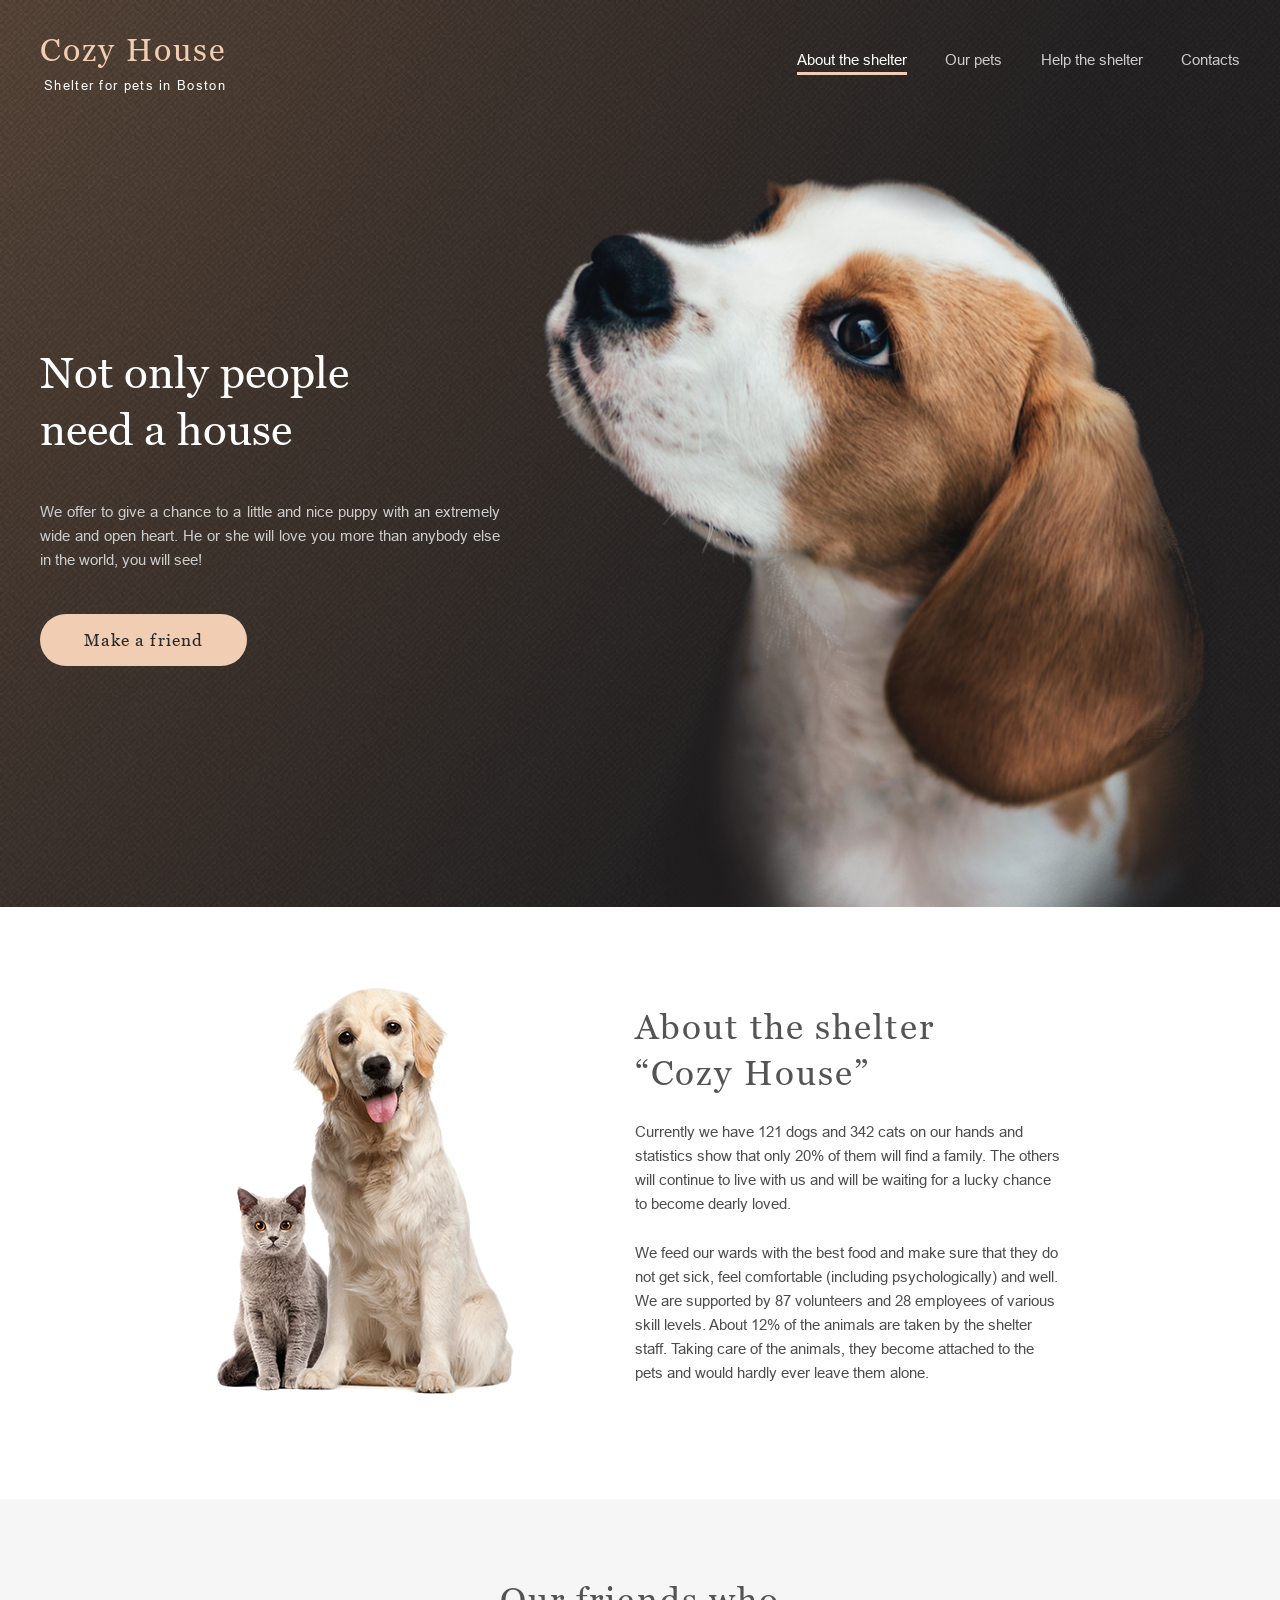
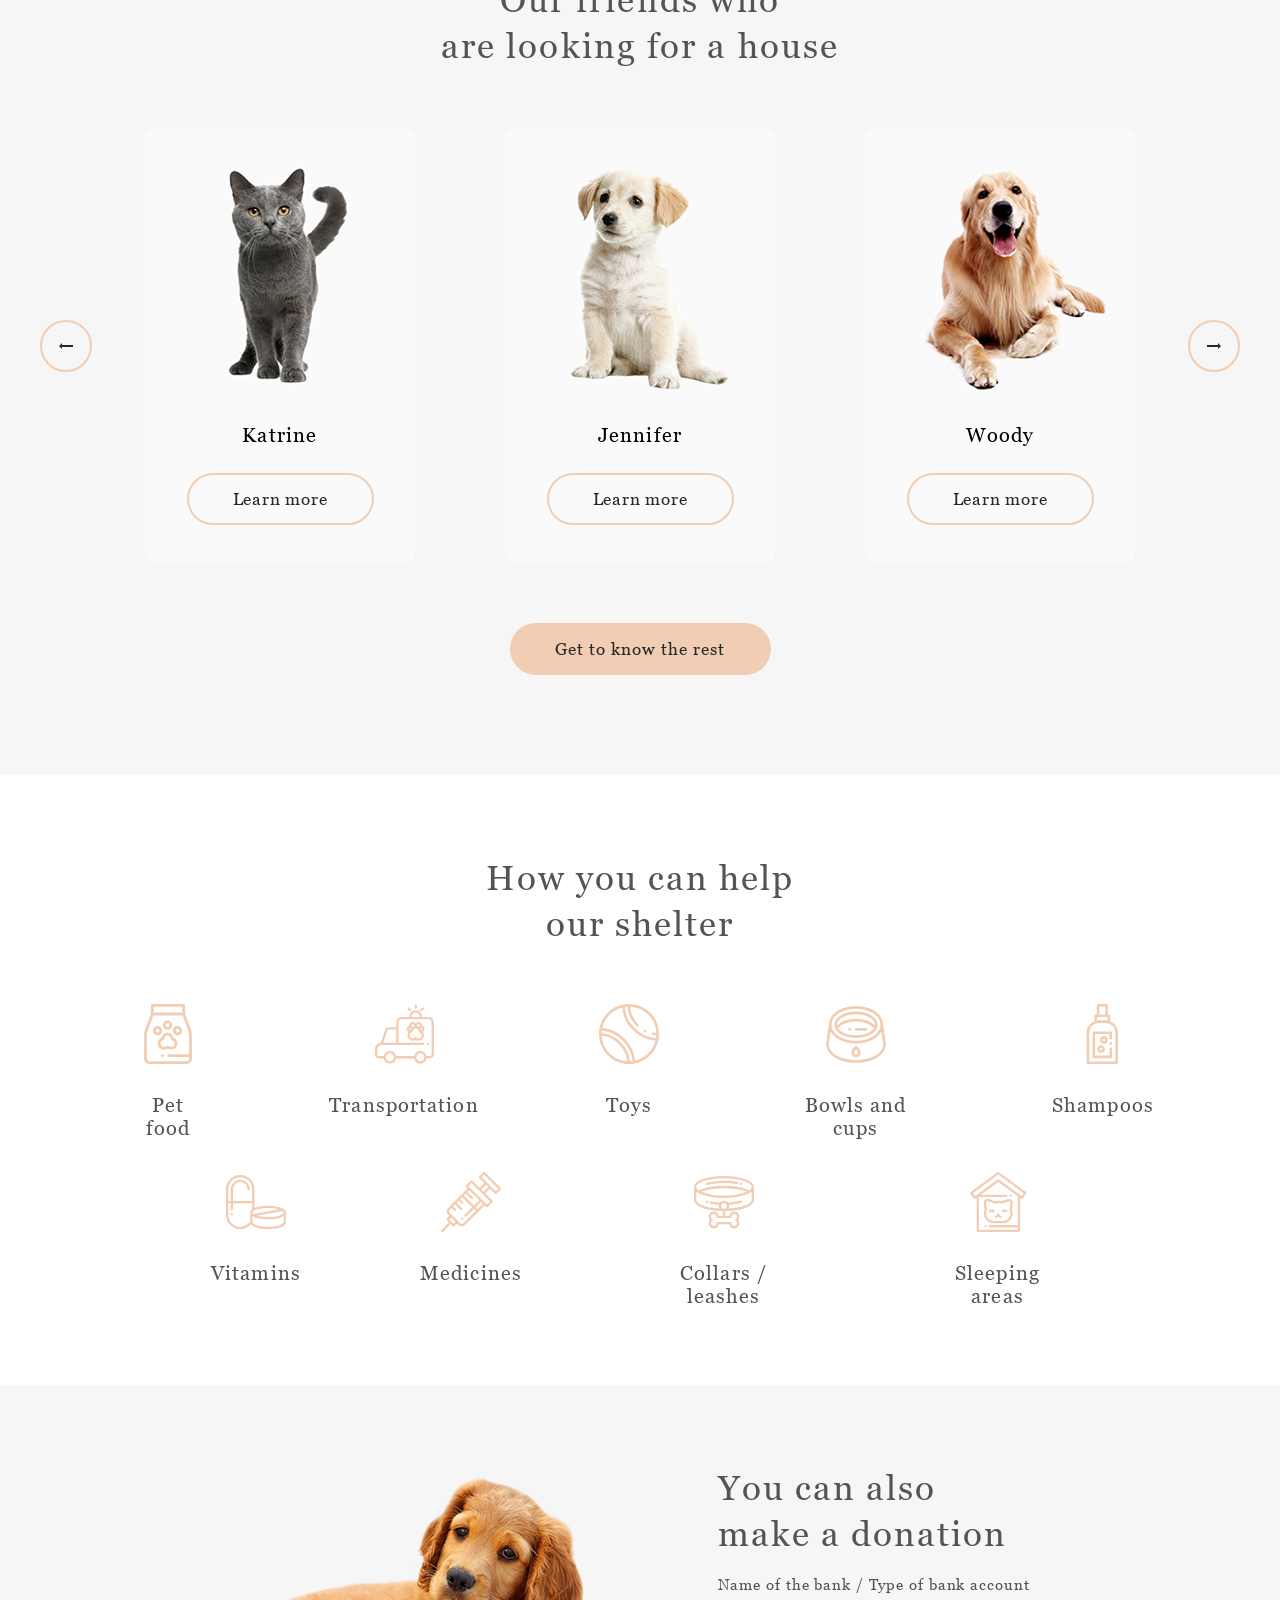
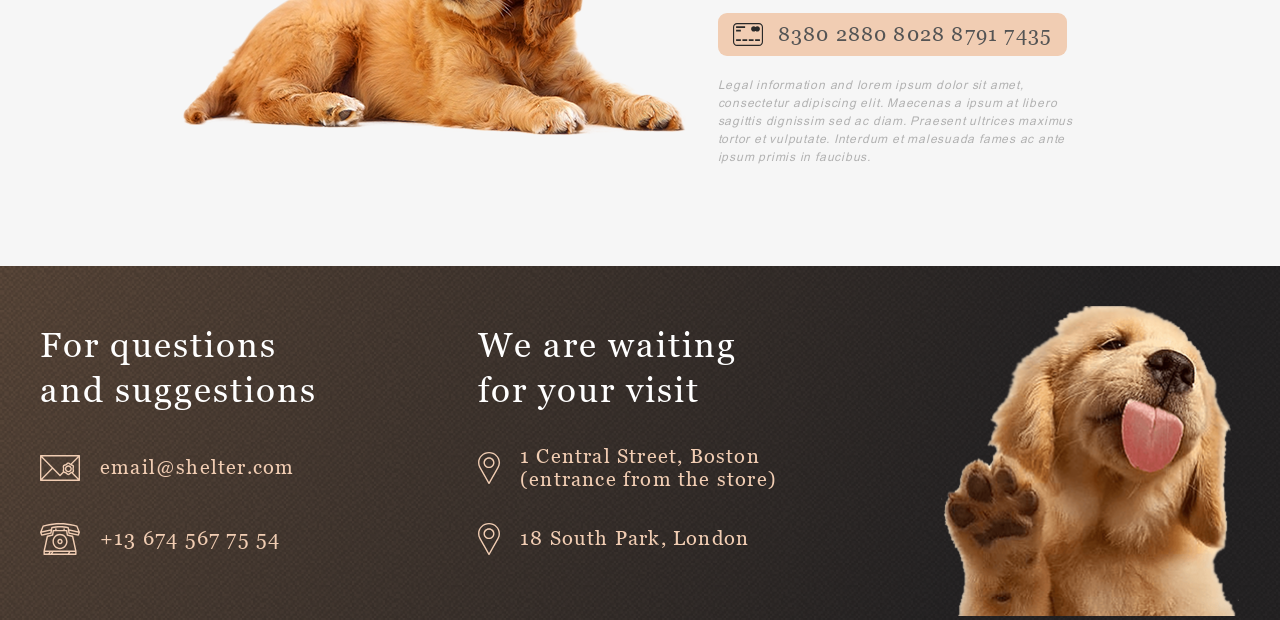
<file: shelter/index.html>
<!DOCTYPE html>
<html lang="en">
<head>
    <meta charset="UTF-8">
    <meta name="viewport" content="width=device-width, initial-scale=1.0">
    <link rel="stylesheet" href="./css/style.css">
    <link rel="stylesheet" href="./css/modal.css">
    <link rel="icon" type="image/x-icon" href="./img/pets-svgrepo-com.svg">
    <title>Shelter</title>
</head>
<body>
    <div class="container">
        <section class="container__header">
            <header class="header">
                <a href="#">
                    <div class="header__title">
                            <h1>Cozy House</h1>
                            <p>Shelter for pets in Boston</p>
                    </div>
                </a>

               
                <ul class="burger__nav">
                    <li></li>
                    <li></li>
                    <li></li>
                </ul>
              
                <nav class="header__nav">
                    <ul>
                        <li> <a href="#" class="active-nav-el">About the shelter</a></li>
                        <li> <a href="./pages/pets.html" class="inactive-nav-el">Our pets</a></li>
                        <li> <a href="#help-the-shelter" class="inactive-nav-el">Help the shelter</a></li>
                        <li> <a href="#contacts" class="inactive-nav-el">Contacts</a></li>
                    </ul>
                </nav>
            </header>
            <section class="container__start-screen">
                <div class="start-screen__content">
                    <h2>Not only people need a house</h2>
                    <p>We offer to give a chance to a little and nice puppy with an extremely wide and open heart. He or she will love you more than anybody else in the world, you will see!</p>
                    <form action="#our-pets">
                        <button>Make a friend</button>
                    </form>
                  
                </div>
                <div class="start-screen__image">
                    <img src="./img/header-puppy.png" alt="header-puppy">
                </div>
            </section>
            
        </section>
        <section class="container__about">
            <div class="about">
                <div class="about__image">
                    <img src="./img/about-pets.png" alt="about-pets">
                </div>
                <div class="about__content">
                    <h3>About the shelter “Cozy House”</h3>
                    <p>Currently we have 121 dogs and 342 cats on our hands and statistics show that only 20% of them will find a family. The others will continue to live with us and will be waiting for a lucky chance to become dearly loved.</p>
                    <p>We feed our wards with the best food and make sure that they do not get sick, feel comfortable (including psychologically) and well. We are supported by 87 volunteers and 28 employees of various skill levels. About 12% of the animals are taken by the shelter staff. Taking care of the animals, they become attached to the pets and would hardly ever leave them alone.</p>
                </div>
            </div>
        </section>
        <section id="our-pets" class="container__pets">
            <div class="pets">
                <h3>Our friends who<br>
                    are looking for a house
                </h3>
                <div class="pets__slider">
                    <div class="button__container button__container_left">
                        <div class="slider__button slider__button_left"></div>
                    </div>
                    
                    <div class="slider__pets-block">
                        <div class="slider__block">
                            <img src="./img/pets-katrine.png" alt="pets-katrine">
                            <p>Katrine</p>
                            <button class="slider__button">Learn more</button>
                        </div>
                        <div class="slider__block"><img src="./img/pets-jennifer.png" alt="pets-jennifer">
                            <p>Jennifer</p>
                            <button class="slider__button">Learn more</button>
                        </div>
                        <div class="slider__block"><img src="./img/pets-woody.png" alt="pets-woody">
                            <p>Woody</p>
                            <button class="slider__button">Learn more</button>
                        </div>
                        <div class="slider__block">
                            <img src="./img/pets-sophia.png" alt="pets-sophia">
                            <p>Sophia</p>
                            <button class="slider__button">Learn more</button>
                        </div>
                        <div class="slider__block">
                            <img src="./img/pets-timmy.png" alt="pets-timmy">
                            <p>Timmy</p>
                            <button class="slider__button">Learn more</button>
                        </div>
                        <div class="slider__block">
                            <img src="./img/pets-charly.png" alt="pets-charly">
                            <p>Charly</p>
                            <button class="slider__button">Learn more</button>
                        </div>
                        <div class="slider__block">
                            <img src="./img/pets-scarlet.png" alt="pets-scarlet">
                            <p>Scarlett</p>
                            <button class="slider__button">Learn more</button>
                        </div>
                        <div class="slider__block">
                            <img src="./img/pets-freddie.png" alt="pets-freddie">
                            <p>Freddie</p>
                            <button class="slider__button">Learn more</button>
                        </div>
                        <div class="slider__block">
                            <img src="./img/pets-freddie.png" alt="pets-freddie">
                            <p>Freddie</p>
                            <button class="slider__button">Learn more</button>
                        </div>
                    </div>
                    <div class="button__container button__container_right">
                        <div class="slider__button slider__button_right"></div>
                    </div>
                   
                </div>
                <form action="./pages/pets.html">
                    <button>Get to know the rest</button>
                </form>
               
            </div>
        </section>
        <section id="help-the-shelter" class="container__help">
            <h3>How you can help our shelter</h3>
            <div class="help__list">
                <div class="list__item list__item_1">
                    <img src="./img/icon-pet-food.svg" alt="icon-pet-food">
                    <h4>Pet food</h4>
                </div>
                <div class="list__item list__item_2">
                    <img src="./img/icon-transportation.svg" alt="icon-transportation">
                    <h4>Transportation</h4>
                </div>
                <div class="list__item list__item_3">
                    <img src="./img/icon-toys.svg" alt="icon-toys">
                    <h4>Toys</h4>
                </div>
                <div class="list__item list__item_4">
                    <img src="./img/icon-bowls-and-cups.svg" alt="icon-bowls-and-cups">
                    <h4>Bowls and cups</h4>
                </div>
                <div class="list__item list__item_5">
                    <img src="./img/icon-shampoos.svg" alt="icon-shampoos">
                    <h4>Shampoos</h4>
                </div>
                <div class="list__item list__item_6">
                    <img src="./img/icon-vitamins.svg" alt="icon-vitamins">
                    <h4>Vitamins</h4>
                </div>
                <div class="list__item list__item_7">
                    <img src="./img/icon-medicines.svg" alt="icon-medicines">
                    <h4>Medicines</h4>
                </div>
                <div class="list__item list__item_8">
                    <img src="./img/icon-collars-leashes.svg" alt="icon-collars-leashes">
                    <h4>Collars / leashes</h4>
                </div>
                <div class="list__item list__item_9">
                    <img src="./img/icon-sleeping-area.svg" alt="icon-sleeping-area">
                    <h4>Sleeping areas</h4>
                </div>
            </div>
        </section>
        <section class="container__donation">
            <div class="donation">
                <div class="donation__image">
                    <img src="./img/donation-dog.png" alt="donation-dog">
                </div>
                <div class="donation__content">
                    <h3>You can also make a donation</h3>
                    <h5>Name of the bank / Type of bank account</h5>
                    <a href="#">
                        <div class="donation__credit-cart-content">
                                <img src="./img/credit-card.svg" alt="credit-card">
                                <h4>8380 2880 8028 8791 7435</h4>
                        </div>
                    </a>
                   
                    <p>Legal information and lorem ipsum dolor sit amet, consectetur adipiscing elit. Maecenas a ipsum at libero sagittis dignissim sed ac diam. Praesent ultrices maximus tortor et vulputate. Interdum et malesuada fames ac ante ipsum primis in faucibus.</p>
                </div>
            </div>
        </section>
        <footer id="contacts">
            <div class="footer__block">
                <div class="suggestions-and-questions">
                    <h3>For questions and suggestions</h3>
                    <p><img src="./img/icon-email.svg" alt="icon-email"><a href="mailto:email@shelter.com">email@shelter.com</a></p>
                    <p><img src="./img/icon-phone.svg" alt="icon-phone"><a href="tel:+136745677554">+13 674 567 75 54</a></p>
                </div>
                <div class="addresses">
                    <h3>We are waiting for your visit</h3>
                    <p><img src="./img/icon-marker.svg" alt="icon-marker"><a href="https://www.google.com/maps/search/1+Central+Street,+Boston/@42.3526809,-71.0531585,12.75z?entry=ttu" target="_blank">1 Central Street, Boston<br>(entrance from the store)</a></p>
                    <p><img src="./img/icon-marker.svg" alt="icon-marker"><a href="https://www.google.com/maps/search/18+South+Park,+London+/@51.4447037,-0.2385122,13z/data=!3m1!4b1?entry=ttu" target="_blank">18 South Park, London </a></p>
                </div>
                <div class="footer__image">
                    <img src="./img/footer-puppy.png" alt="puppy-image">
                </div>
            </div>
        </footer>
    </div>
</body>
<script type="module" src="./js/index.js"></script>
</html>
</file>
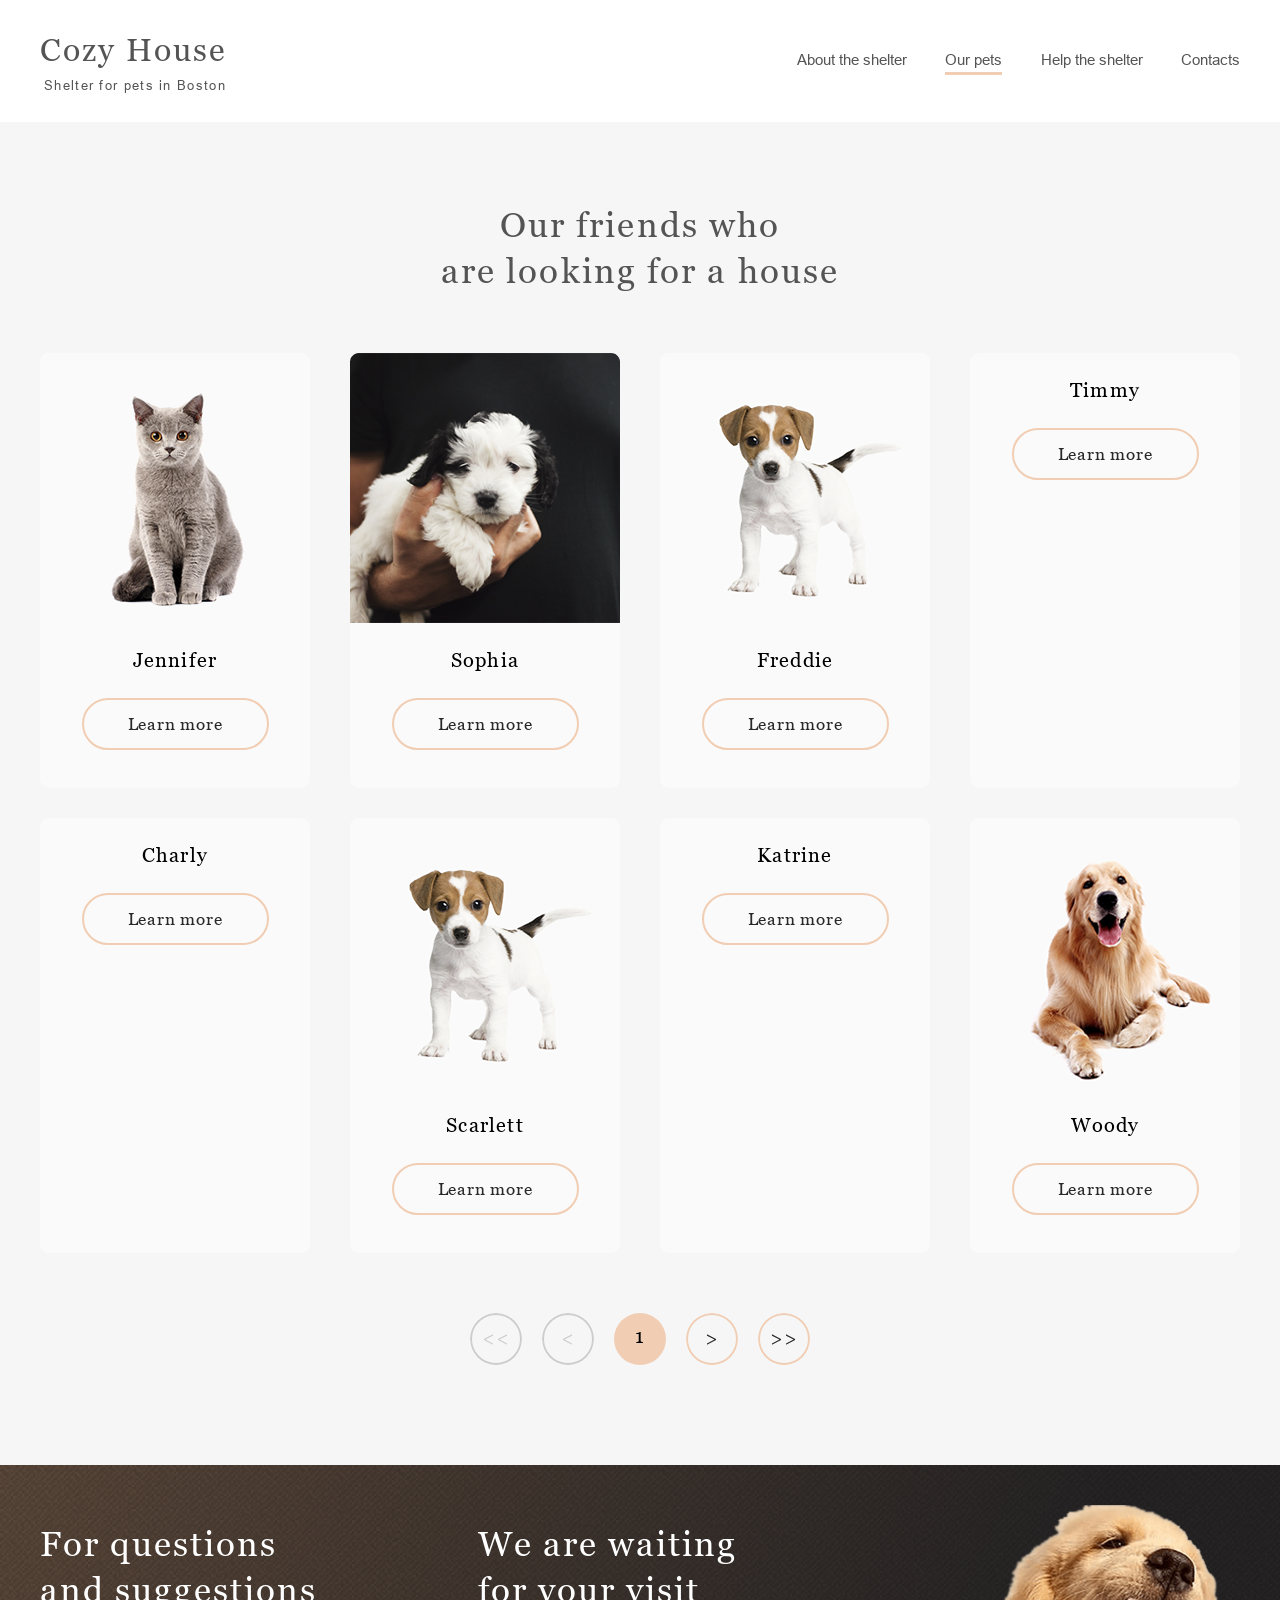
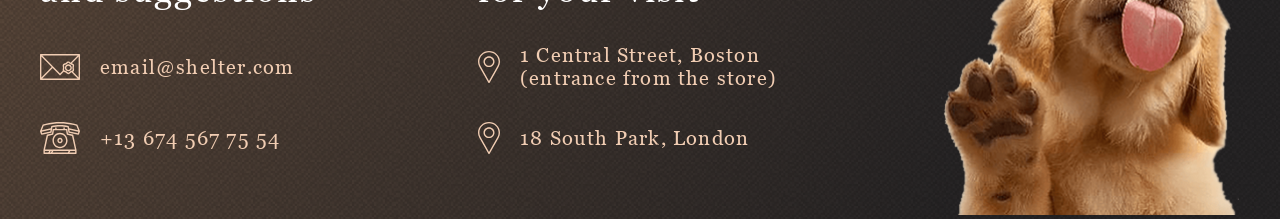
<file: shelter/pages/pets.html>
<!DOCTYPE html>
<html lang="en">
<head>
    <meta charset="UTF-8">
    <meta name="viewport" content="width=device-width, initial-scale=1.0">
    <link rel="stylesheet" href="../css/style.css">
    <link rel="stylesheet" href="./pets.css">
    <link rel="stylesheet" href="../css/modal.css">
    <link rel="icon" type="image/x-icon" href="../img/pets-svgrepo-com.svg">
    <title>Pets</title>
</head>
<body>
    <div class="container">
       
            <header class="header">
                <a href="../index.html">
                    <div class="header__title">
                        <h1>Cozy House</h1>
                        <p>Shelter for pets in Boston</p>
                    </div>
                </a>

                <ul class="burger__nav" >
                    <li></li>
                    <li></li>
                    <li></li>
                </ul>
                
                <nav class="header__nav">
                    <ul>
                        <li> <a href="../index.html" class="inactive-nav-el">About the shelter</a></li>
                        <li> <a href="#" class="active-nav-el">Our pets</a></li>
                        <li> <a href="../index.html#help-the-shelter" class="inactive-nav-el">Help the shelter</a></li>
                        <li> <a href="#contacts" class="inactive-nav-el">Contacts</a></li>
                    </ul>
                </nav>
            </header>
            
        <section id="our-pets" class="container__pets">
            <div class="pets">
                <h3>Our friends who<br>
                    are looking for a house
                </h3>
                <div class="pets__slider">
                    <div class="slider__pets-block">
                        <div class="slider__block"><img src="../img/pets-katrine.png" alt="pets-katrine">
                            <p>Katrine</p>
                            <button class="slider__button">Learn more</button>
                        </div>
                        <div class="slider__block"><img src="../img/pets-jennifer.png" alt="pets-jennifer">
                            <p>Jennifer</p>
                            <button class="slider__button">Learn more</button>
                        </div>
                        <div class="slider__block"><img src="../img/pets-woody.png" alt="pets-woody">
                            <p>Woody</p>
                            <button class="slider__button">Learn more</button>
                        </div>
                        <div class="slider__block"><img src="../img/pets-sophia.png" alt="pets-sophia">
                            <p>Sophia</p>
                            <button class="slider__button">Learn more</button>
                        </div>
                        <div class="slider__block"><img src="../img/pets-timmy.png" alt="pets-timmy">
                            <p>Timmy</p>
                            <button class="slider__button">Learn more</button>
                        </div>
                        <div class="slider__block"><img src="../img/pets-charly.png" alt="pets-charly">
                            <p>Charly</p>
                            <button class="slider__button">Learn more</button>
                        </div>
                        <div class="slider__block"><img src="../img/pets-scarlet.png" alt="pets-scarlet">
                            <p>Scarlett</p>
                            <button class="slider__button">Learn more</button>
                        </div>
                        <div class="slider__block"><img src="../img/pets-freddie.png" alt="pets-freddie">
                            <p>Freddie</p>
                            <button class="slider__button">Learn more</button>
                        </div>
                    </div>
                   
                </div>
                <div class="pets__navigation-block">
                    <button class="navigation-block__button navigation-block__start"></button>
                    <button class="navigation-block__button navigation-block__back"></button>
                    <p class="navigation-block__count">1</p>
                    <button class="navigation-block__button navigation-block__next"></button>
                    <button class="navigation-block__button navigation-block__end"></button>
                </div>
            </div>
        </section>
       
        <footer id="contacts">
            <div class="footer__block">
                <div class="suggestions-and-questions">
                    <h3>For questions and suggestions</h3>
                    <p><img src="../img/icon-email.svg" alt="icon-email"><a href="mailto:email@shelter.com">email@shelter.com</a></p>
                    <p><img src="../img/icon-phone.svg" alt="icon-phone"><a href="tel:+136745677554">+13 674 567 75 54</a></p>
                </div>
                <div class="addresses">
                    <h3>We are waiting for your visit</h3>
                    <p><img src="../img/icon-marker.svg" alt="icon-marker"><a href="https://www.google.com/maps/search/1+Central+Street,+Boston/@42.3526809,-71.0531585,12.75z?entry=ttu" target="_blank">1 Central Street, Boston<br>(entrance from the store)</a></p>
                    <p><img src="../img/icon-marker.svg" alt="icon-marker"><a href="https://www.google.com/maps/search/18+South+Park,+London+/@51.4447037,-0.2385122,13z/data=!3m1!4b1?entry=ttu" target="_blank">18 South Park, London </a></p>
                </div>
                <div class="footer__image">
                    <img src="../img/footer-puppy.png" alt="puppy-image">
                </div>
            </div>
        </footer>
    </div>
</body>

<script type="module" src="../js/index.js"></script>
<script type="module" src="../js/pets.js"></script>

</html>
</file>
<file: shelter/css/style.css>
@font-face {
    font-family: "Arial";
    src: url(../fonts/arial/ARIAL.TTF);
}

@font-face {
    font-family: "Georgia";
    src: url(../fonts/georgia-2/georgia.ttf);
}

html {
    scroll-behavior: smooth;
   
}

h3 {
    margin: 0;
    font-size: 35px;
    max-width: 370px;
    line-height: 45.5px;
    letter-spacing: 2px;
    color: #545454;
    font-weight: 200;
    font-family: "Georgia";
    margin: 0 auto;
    margin-top: 80px;
    text-align: center;
}

body {
    margin: 0;
    
}


.rotate {
    transform: rotate(90deg);
    transition: 2.3s;
    z-index: 11111;
}



.nonrotate {
    transform: rotate(0deg);
    transition: 2.3s;
    z-index: 11111;
 
}



body .container {
    width: 100%;
}



body .container .container__header {
    width: 100%;
    background-image: url('../img/header-background.png');
    background-size: cover;
    overflow: hidden;
}

body .container .container__header header {
    display: flex;
    flex-direction: row;
    justify-content: space-between;
    padding-top: 30px;
    max-width: 1200px;
    margin: 0 auto;
    padding-right: 30px;
    padding-left: 30px;
    position: relative;
}

body .container .container__header header .burger__nav {
    display: none;
    flex-direction: column;
    justify-content: space-between;
    width: 30px;
    height: 22px;
    margin: auto;
    margin-right: 0;
    padding: 0;
}

body .container .container__header header .burger__nav li {
    height: 2px;
    width: 100%;
    background-color: #F1CDB3;
    list-style-type: none;
}

body .container .container__header .menu{
    width: 300px;
    background-color: #fff;
    position: absolute;
    z-index: 1111;
    top: 0;
    right: 0;
}

body .container .container__header header a {
    text-decoration: none;
}

body .container .container__header header a .header__title {
    display: flex;
    flex-direction: column;
    gap: 10px;
}

body .container .container__header header a .header__title h1 {
    color: #F1CDB3;
    font-size: 32px;
    line-height: 35.5x;
    margin: 0;
    letter-spacing: 2px;
    font-weight: 150;
    font-family: "Georgia";
}

body .container .container__header header a .header__title p {
    color: #FFFFFF;
    font-size: 13px;
    margin: 0;
    letter-spacing: 1.3px;
    font-family: "Arial";
    margin-left: 4px;
    color: #FFFFFF;
    font-weight: 100;
}

body .container .container__header header .header__nav {
    display: flex;
    align-items: center;
    max-width: 443px;
    width: 100%;
}

body .container .container__header header .header__nav ul {
    display: flex;
    flex-direction: row;
    width: 100%;
    justify-content: space-between;
    margin: 0;
    padding: 0;
    height: 27px;
}

body .container .container__header .header__nav ul li {
    list-style-type: none;
    height: 24px;
    box-sizing: border-box;
}

body .container .container__header header .header__nav ul li a {
    text-decoration: none;
    font-family: "Arial";
    font-size: 15px;
    letter-spacing: 0px;
    line-height: 23.5px;
    display: block;
    width: 100%;
    height: 100%;
    color: #CDCDCD;
}

@keyframes hover-nav {
    0%   {color: #CDCDCD;
    }
    100% { color: #FFFFFF;
    }
}

body .container .container__header header .header__nav ul li .inactive-nav-el:hover {
    color: white;
    cursor: pointer;
    animation-name: hover-nav;
    animation-duration: 0.1s;
    animation-fill-mode: forwards;
}

body .container .container__header header .header__nav ul li .active-nav-el {
    color: white;
    border-bottom: 3px solid #F1CDB3;
    cursor: default;
}

body .container .container__header .container__start-screen {
    height: fit-content;
    max-width: 1200px;
    margin: 0 auto;
    margin-top: 83px;
    display: flex;
    flex-direction: row;
    gap: 42px;
    padding-right: 30px;
    padding-left: 30px;
}

body .container .container__header .container__start-screen .start-screen__content {
   display: flex;
   flex-direction: column;
   gap: 42px;
   margin-top: 170px;
   width: 460px;
}

body .container .container__header .container__start-screen .start-screen__content h2 {
    font-size: 44px;
    width: 310px;
    color: white;
    margin: 0;
    line-height: 56.5px;
    font-family: "Georgia";
    font-weight: 100;
    color: #FFFFFF;
}

body .container .container__header .container__start-screen .start-screen__content p {
    font-size: 15px;
    width: 460px;
    color: white;
    margin: 0;
    text-align: justify;
    font-weight: 100;
    letter-spacing: 0px;
    line-height: 24px;
    height: auto;
    font-family: "Arial";
    color: #CDCDCD;
    font-weight: 100;
}

body .container .container__header .container__start-screen .start-screen__content button {
    width: 207px;
    height: 52px;
    border-radius: 100px;
    font-size: 17px;
    background-color: #F1CDB3;
    color: white;
    margin: 0;
    padding: 0;
    letter-spacing: 1.02px;
    line-height: 22.1px;
    border: none;
    color: #292929;
    font-family: "Georgia";
    cursor: pointer;
    transition: 1s;
}

body .container .container__header .container__start-screen .start-screen__content button:hover {
    background-color: #FDDCC4;
}

body .container .container__header .container__start-screen .start-screen__image {
    max-width: 698px;
}

body .container .container__header .container__start-screen .start-screen__image img{
    width: 100%;
    height: 100%;
    object-fit: cover;
}

body .container .container__about {
   width: 100%;
   display: flex;
   justify-content: center;
}

body .container .container__about .about {
    display: flex;
    flex-direction: row;
    gap: 120px;
    padding-bottom: 100px;
    flex-wrap: wrap;
}

body .container .container__about .about .about__image {
    margin-top: 80px;
}

body .container .container__about .about .about__content {
   max-width: 430px;
   margin-top: 97px;
   display: flex;
   flex-direction: column;
   gap: 25px;
}

body .container .container__about .about .about__content h3 {
   margin: 0;
   font-size: 35px;
    text-align: left;
   max-width: 370px;
   line-height: 45.5px;
   letter-spacing: 2.1px;
   color: #545454;
   font-weight: 200;
   font-family: "Georgia";
}

body .container .container__about .about .about__content p {
    margin: 0;
    font-size: 15px;
    max-width: 430px;
    font-family: "Arial";
    line-height: 24px;
    letter-spacing: 0;
    color: #4C4C4C;
}

body .container .container__pets {
    background-color: #F6F6F6;
    padding-right: 30px;
    padding-left: 30px;
}

body .container .container__pets .pets {
    display: flex;
    flex-direction: column;
    gap: 60px;
}

body .container .container__pets .pets button {
    width: 261px;
    height: 52px;
    border-radius: 100px;
    margin: 0 auto;
    margin-bottom: 100px;
    background-color: #F1CDB3;
    font-size: 17px;
    line-height: 22.1px;
    letter-spacing: 1px;
    font-family: "Georgia";
    border: none;
    color: #292929;
    cursor: pointer;
    transition: 1s;
}

body .container .container__pets .pets button:hover {
    background-color: #FDDCC4;
}


body .container .container__pets .pets h3 {
    margin: 0;
    font-size: 35px;
    max-width: 400px;
    line-height: 45.5px;
    letter-spacing: 2.1px;
    color: #545454;
    font-weight: 200;
    font-family: "Georgia";
    text-align: center;
    margin: 0 auto;
    margin-top: 78px;
}

body .container .container__pets .pets .pets__slider {
    max-width: 1200px;
    width: 100%;
    display: flex;
    flex-direction: row;
    justify-content: space-between;
    margin: 0 auto;
    align-items: center;
  
    /* position: relative; */
}

body .container .container__pets .pets form {
    width: fit-content;
    margin: 0 auto;
}

body .container .container__pets .pets .pets__slider .button__container {
    max-width: 105px;
    width: 100%;
    display: flex;
}

body .container .container__pets .pets .pets__slider .button__container .slider__button {
    width: 52px;
    height: 52px;
    background-repeat: no-repeat;
}

body .container .container__pets .pets .pets__slider .button__container .slider__button:hover{
    border-color: #FDDCC4;
}

body .container .container__pets .pets .pets__slider .button__container .slider__button_left {
    background-image: url('../img/button_arrow_left.svg');
    justify-self: left;
}

body .container .container__pets .pets .pets__slider .button__container .slider__button_right {
    background-image: url('../img/button_arrow_right_active.svg');
    cursor: pointer;
    margin-left: auto;
}

body .container .container__pets .pets .pets__slider .button__container .slider__button_right:hover {
    background-image: url('../img/button_arrow_hover_right.svg');
    transition: 1s;
}



body .container .container__pets .pets .pets__slider .slider__pets-block {
    display: flex;
    flex-direction: row;
    justify-content: space-between;
    max-width: 990px;
    width: 100%;
    height: 435px;
    overflow-x: hidden;
    position: relative;
    /* gap: 8.5%; */
    gap: clamp(5px, calc((100% - 3 * 270px) / 2), 90px);
   
}

body .container .container__pets .pets .pets__slider .slider__pets-block .slider__block {
    width: 270px;
    height: 435px;
    background-color: #FAFAFA;
    border-radius: 9px;
    display: flex;
    flex-direction: column;
    gap: 30px;
    box-sizing:border-box;
    /* border: 1px solid black; */
    /* position: absolute; */
    transform: translateX(0%);
    transition: transform 0.5s ease-in-out;
}

@keyframes hover-slider-block {
    0%   { border: 0px solid rgba(0, 0, 0, 0);;
    }
    100% {  border: 2px solid rgba(0, 0, 0, 0.174);;
    }
}

body .container .container__pets .pets .pets__slider .slider__pets-block .slider__block:hover {
    border: 2px solid rgba(0, 0, 0, 0.174);
    cursor: pointer;
    animation-name: hover-slider-block;
    animation-duration: 0.1s;
    animation-fill-mode: forwards;
}

body .container .container__pets .pets .pets__slider .slider__pets-block .slider__block:hover  button {
    border-color:  #FDDCC4;
    background-color: #FDDCC4;
}

body .container .container__pets .pets .pets__slider .slider__pets-block .slider__block p {
    margin: 0;
    padding: 0;
    font-family: "Georgia";
    font-size: 20px;
    text-align: center;
    letter-spacing: 1.2px;
}

body .container .container__pets .pets .pets__slider .slider__pets-block .slider__block .slider__button {
    margin: 0;
    padding: 0;
    width: 187px;
    height: 52px;
    border-radius: 100px;
    border: 2px solid #F1CDB3;
    margin: 0 auto;
    font-size: 17px;
    line-height: 22.1px;
    letter-spacing: 0.8px;
    color: #292929;
    font-family: "Georgia";
    background-color: inherit;
}



body .container .container__help {
    padding-bottom: 100px;
    padding-top: 80px;
}

body .container .container__help h3 {
    width: 100%;
    margin-bottom: 58px;
    margin-top: 0;
}

body .container .container__help .help__list {
    display: flex;
    flex-direction: row;
    column-gap: 120px;
    row-gap: 55px;
    flex-wrap: wrap;
    max-width: 1026px;
    margin: 0 auto;
    justify-content:center;
}



body .container .container__help .help__list .list__item {
    display: flex;
    flex-direction: column;
    height: 113px;
    gap: 30px;
}

body .container .container__help .help__list .list__item img {
    width: 60px;
    height: 60px;
    margin: 0 auto;
}

body .container .container__help .help__list .list__item h4 {
    margin: 0;
    font-size: 20px;
    line-height: 23px;
    letter-spacing: 1.1px;
    font-family: "Georgia";
    color: #545454;
    text-align: center;
    font-weight: 100;
}

body .container .container__help .help__list .list__item_1 {
    width: 82px;
}

body .container .container__help .help__list .list__item_2 {
    width: 150px;
}

body .container .container__help .help__list .list__item_3 {
    width: 60px;
}

body .container .container__help .help__list .list__item_4 {
    width: 153px;
}

body .container .container__help .help__list .list__item_5 {
    width: 101px;
}

body .container .container__help .help__list .list__item_6 {
    width: 89px;
}

body .container .container__help .help__list .list__item_7 {
    width: 101px;
}

body .container .container__help .help__list .list__item_8 {
    width: 165px;
}

body .container .container__help .help__list .list__item_9 {
    width: 143px;
}

body .container .container__donation {
    background-color: #F6F6F6;
   
}

body .container .container__donation .donation {
    max-width: 915px;
    display: flex;
    flex-direction: row;
    flex-wrap: wrap;
    padding-top: 80px;
    margin: 0 auto;
    gap: 30px;
    padding-bottom: 100px;
}

body .container .container__donation .donation a {
    display: block;
    text-decoration: none;
}

body .container .container__donation .donation .donation__image {
    margin-top: 11px;
}

body .container .container__donation .donation .donation__content {
    display: flex;
    flex-direction: column;
    align-items: left;
    gap: 20px;
}

body .container .container__donation .donation .donation__content h3 {
    margin: 0;
    width: 300px;
    text-align: left;
}

body .container .container__donation .donation .donation__content h5 {
    margin: 0;
    text-align: left;
    color: #545454;
    font-family: "Georgia";
    font-size: 15px;
    line-height: 16.5px;
    letter-spacing: 0.9px;
    font-weight: 100;
}

body .container .container__donation .donation .donation__content p {
    margin: 0;
    width: 380px;
    font-family: "Arial";
    font-style: italic;
    font-size: 12px;
    line-height: 18px;
    color: #B2B2B2;
}

body .container .container__donation .donation .donation__content .donation__credit-cart-content {
    width: 349px;
    height: 43px;
    border-radius: 9px;
    background-color: #F1CDB3;
    display: flex;
    flex-direction: row;
    gap: 15px;
    align-items: center;
    
}

body .container .container__donation .donation .donation__content .donation__credit-cart-content img {
   margin: 0;
   margin-left: 15px;
}

body .container .container__donation .donation .donation__content .donation__credit-cart-content h4 {
    color: #545454;
    font-size: 20px;
    font-family: "Georgia";
    line-height: 23px;
    letter-spacing: 1.2px;
    margin: 0;
    font-weight: 100;
}
body .container .container__donation .donation .donation__content .donation__credit-cart-content:hover {
    background-color: #FDDCC4;
    transition: 1s;
}


body .container footer {
    background-image: url('../img/header-background.png');
    background-size: cover;
}

body .container footer .footer__block {
    display: flex;
    flex-direction: row;
    justify-content: space-between;
    max-width: 1200px;
    margin: 0 auto;
    padding-top: 40px;
}

body .container footer .footer__block .suggestions-and-questions {
    display: flex;
    flex-direction: column;
    gap: 39px;
    align-items:center;
    width: 278px; 
    margin-top: 16px;
}

body .container footer .footer__block p {
    margin: 0;
    display: flex;
    flex-direction: row;
    align-items:center;
    gap: 20px;
    width: 100%;
}

body .container footer .footer__block a {
    text-decoration: none;
    color: #F1CDB3;
    font-size: 20px;
    line-height: 23px;
    letter-spacing: 1.2px;
    font-weight: 100;
    font-family: "Georgia";
    transition: 1s;
}

body .container footer .footer__block a:hover {
    color: #fbf1e9;
}

body .container footer .footer__block h3 {
    margin-top: 0px;
    color: #FFFFFF;
    text-align: left;
}


body .container footer .footer__block .addresses {
    display: flex;
    flex-direction: column;
    gap: 32px;
    padding-bottom: 60px;
    width: 302px;
    margin-top: 16px;
    height: 234px;
}

body .container footer .footer__block .footer__image {
    align-self: flex-end;
}

@media (max-width: 1200px) {
    body .container .container__header .container__start-screen .start-screen__content {
        margin-top: 50px;
    }
}

@media (max-width: 1091px) {
    
    body .container .container__pets .pets .pets__slider{
        max-width: 1024px;
        width: 100%;
    }

    body .container .container__pets .pets .pets__slider .slider__pets-block {
        max-width: 580px;
        width: 100%;
        justify-content: space-between;
        gap: clamp(5px, calc((100% - 2 * 270px) / 1), 40px);
    }

    /* body .container .container__pets .pets .pets__slider .slider__pets-block .slider__block {
        flex-grow: 1;
    } */
    
}

@media (max-width: 1024px) {
    body .container .container__header .container__start-screen {
        flex-direction: column;
        align-items: center;
        margin-top: 60px;
        padding-left: 45px;
        gap: 100px;
    }

    body .container .container__header .container__start-screen .start-screen__content {
        margin-top: 0;
    }

    body .container .container__header .container__start-screen .start-screen__content form {
        width: fit-content;
        margin: 0 auto;
    }

    body .container .container__header .container__start-screen .start-screen__content button {
        margin: 0 auto;
    }

    body .container .container__header .container__start-screen .start-screen__image img {
        width: 81%;
        margin-left: 15%;
    }


    body .container .container__about .about {
        flex-direction: column-reverse;
        gap: 80px;
    }

    body .container .container__about .about .about__content {
        margin-top: 80px;
    }

    body .container .container__about .about .about__image {
        margin-top: 0px;
       margin: 0 auto;
    }

    body .container .container__pets .pets .pets__slider .slider__pets-block {
        /* justify-content: center; */
    }

    /* body .container .container__pets .pets .pets__slider .slider__pets-block .slider__block:last-child{
        display: none;
    } */

    body .container .container__pets .pets .pets__slider .button__container {
        max-width: 64px;
    }

    body .container .container__donation .donation {
        flex-direction: column-reverse;
        max-width: fit-content;
        gap: 48px
    }

    body .container .container__donation .donation .donation__content {
        max-width: fit-content;
        margin: 0 auto;
    }


    body .container footer .footer__block {
        flex-wrap: wrap;
        justify-content: center;
        column-gap: 60px;
        padding-top: 11px;
    }
    body .container footer .footer__block .addresses {
        padding-bottom: 64px;
    }
}

@media (max-width: 768px){
    body .container .container__header .container__start-screen {
        padding-left: 30px;
    }

    body .container .container__header .container__start-screen .start-screen__image img {
        margin-left: 19%;
    }

    body .container .container__pets .pets h3 {
        margin-top: 74px;
    }

    body .container .container__pets .pets .pets__slider .slider__pets-block {
        justify-content: space-between;
    }

    body .container .container__help .help__list {
        column-gap: 60px;
        row-gap: 55px;
    }

    body .container .container__help .help__list .list__item {
        width: 170px;
    }
}

@media (max-width: 767px) {
    body .container .container__pets .pets .pets__slider{
        max-width: 550px;
        width: 100%;
    }

    body .container .container__pets .pets .pets__slider .slider__pets-block {
        max-width: 270px;
        width: 100%;
        justify-content: space-between;
        /* gap: clamp(5px, 270px, 40px); */
    }
}

@media (max-width: 728px) {

    /* body .container .container__pets .pets .pets__slider .slider__pets-block{
        justify-content: center;
    } */
    /* body .container .container__pets .pets .pets__slider .slider__pets-block .slider__block:nth-of-type(2) {
        display: none;
    } */

    body .container .container__donation .donation .donation__image {
        max-width: 505px;
        width: 100%;
    }

    body .container .container__donation .donation .donation__image img {
        width: 100%;
        height: auto;
        object-fit: contain;
        display: block;
    }
}

@media (max-width: 767px){
    body .container .container__header header .burger__nav {
        display: flex;
    }

    /* body .container .container__header header::before {
        content: '';
        position: fixed;
        top: 0;
        left: 0;
        width: 100vw;
        height: 100vh;
        background-color: rgba(0, 0, 0, 0.5);
        z-index: 1; 
        scroll-behavior: smooth;
    } */

    body .container .container__header header .header__nav {
        display: block;
        position: absolute;
        right: -320px;
        width: 320px;
        height: 100%;
        min-height: 100vh;
        background-color: #292929;
        z-index: 2;
    }

    body .container .container__header header .header__nav ul {
       flex-direction: column;
       width: inherit;
       margin: 0 auto;
       margin-top: 264px;
       width: 243px;
       align-items: center;
       gap: 68px;
       padding-bottom: 259px;
       height: max-content;
    }

    body .container .container__header header .header__nav ul li{
        width: fit-content;
        font-size: 32px;
     }

     body .container .container__header header .header__nav ul li .active-nav-el {
        padding-bottom: 10px;
     }

     body .container .container__header header .header__nav ul li a{
        font-size: 32px;
     }
}

@media (max-width: 720px) {

    body .container .container__header .container__start-screen .start-screen__content {
        max-width: 460px;
        width: 100%
    }

    body .container .container__header .container__start-screen .start-screen__content h2 {
        width: auto;
    }

    body .container .container__header .container__start-screen .start-screen__content p {
        width: auto;
    }

   
}

@media (max-width: 460px){

    body .container .container__header header {
        padding-left: 20px;
        padding-right: 20px;
    }

    body .container .container__header .container__start-screen {
        padding-left: 10px;
        padding-right: 10px;
        margin-top: 59px;
        gap: 106px;
    }

    body .container .container__header .container__start-screen .start-screen__content h2 {
        font-size: 25px;
        text-align: center;
        line-height: 32.5px;
        letter-spacing: 1.5px;
        padding: 0 45px; 
    }

    body .container .container__header .container__start-screen .start-screen__content p {
        text-align: center;
    }

    body .container .container__header .container__start-screen .start-screen__content {
        gap: 41px;
    }

    body .container .container__header .container__start-screen .start-screen__image img {
        width: 86%;
        margin-left: 14%;
    }

    body .container .container__about {
        width: 100%;
       margin: 0 auto;
    }

    body .container .container__about .about {
        max-width: 300px;
        width: 100%;
        margin: 0 auto;
        gap: 43px;
        padding-bottom: 42px;
    }

    body .container .container__about .about .about__image {
        max-width: 260px;
        width: 100%;
    }

    body .container .container__about .about .about__image img {
        width: 100%;
        object-fit: cover;
    }

    body .container .container__about .about .about__content {
        margin: 0 auto;
        margin-top: 41px;
        max-width: 290px;
        width: 100%;
        gap: 23px;
    }

    body .container .container__about .about .about__content h3 {
        text-align: center;
        font-size: 25px;
        line-height: 32.5px;
        letter-spacing: 1.5px;
    }

    body .container .container__about .about .about__content p {
        text-align: justify;
        margin: 0 10px;
    }

    body .container .container__pets {
        width: 100%;
        padding: 0;
    }

    body .container .container__pets .pets h3 {
        margin-top: 36px;
        text-align: center;
        font-size: 25px;
        line-height: 32.5px;
        letter-spacing: 1.5px;
    }

    body .container .container__pets .pets {
        gap: 41px;
    }

    body .container .container__pets .pets .pets__slider {
        max-width: 270px;
        width: 100%;
        display: grid;
        grid-template-columns: auto auto auto auto;
        grid-template-rows: 1fr 52px;
        row-gap: 20px;
    }

    body .container .container__pets .pets .pets__slider .slider__pets-block {
        grid-row: 1 ;
        grid-column: 1 / span 4;
    }

    body .container .container__pets .pets .pets__slider .button__container_left {
        grid-row: 2;
        grid-column: 2;
    }

    body .container .container__pets .pets .pets__slider .button__container_right {
        margin-left: 80px;
        grid-row: 2;
        grid-column: 3;
    }

    body .container .container__pets .pets .pets__slider .button__container .slider__button_right {
        margin: 0;
    }

    body .container .container__pets .pets form button {
        margin-bottom: 42px;
    }

    body .container .container__help {
        width: 100%;
        padding: 0;
    }

    body .container .container__help h3 {
        margin: 0 auto;
        margin-top: 43px;
       max-width: 270px;
        text-align: center;
        font-size: 25px;
        line-height: 32.5px;
        letter-spacing: 1.5px;
        margin-bottom: 43px;
    }

    body .container .container__help .help__list {
        column-gap: 29px;
        row-gap: 4px;
        justify-content: space-between;
        justify-content: center;
        margin: 0 auto;
        padding: 0 15px;
        padding-bottom: 14px;
    }

    body .container .container__help .help__list .list__item {
        width: 130px;
        gap: 20px;
    }

    body .container .container__help .help__list .list__item h4 {
        margin: 0;
    font-size: 15px;
    line-height: 16.5px;
    letter-spacing: 0.9px;
    font-family: "Georgia";
    color: #545454;
    text-align: center;
    font-weight: 100;
    }

    body .container .container__help .help__list .list__item img {
        width: 50px;
        height: 50px;
    }

    body .container .container__donation .donation {
        padding-top: 42px;
        padding-bottom: 43px;
        width: 100%;
        gap: 31px;
    }

    body .container .container__donation .donation .donation__content {
        max-width: 300px;
        width: 100%;
        gap: 20px;
    }

    body .container .container__donation .donation .donation__content h3 {
        margin-top: 0px;
        max-width: 220px;
        text-align: center;
        font-size: 25px;
        line-height: 32px;
        letter-spacing: 1.5px;
        margin-bottom: 43px;
        margin: 0 auto;
    }

    body .container .container__donation .donation .donation__content .donation__credit-cart-content {
        max-width: 281px;
        width: 100%;
        gap: 0px;
        margin: 0 auto;
    }

    body .container .container__donation .donation .donation__content .donation__credit-cart-content img {
        margin-left: 14px;
        margin-right: 15px;
    }

    body .container .container__donation .donation .donation__content .donation__credit-cart-content h4 {
        margin: 0;
        font-size: 15px;
        line-height: 17px;
        letter-spacing: 0.9px;
        font-family: "Georgia";
        color: #545454;
        text-align: center;
        font-weight: 100;
    }

    body .container .container__donation .donation .donation__content h5 {
        letter-spacing: 0;
        padding-left: 3px;
        line-height: 24px;
    }

    body .container .container__donation .donation .donation__content p {
        max-width: 380px;
        width: 100%;
        padding-left: 0px;
        text-align: justify;
        max-width: 280px;
        width: 100%;
    }

    body .container .container__donation .donation .donation__image img {
        width: 260px;
        margin: 0 auto;
    }

    body .container footer .footer__block {
        max-width: 300px;
        margin: 0;
        margin: 0 auto;
    }

    body .container footer .footer__block .suggestions-and-questions {
        margin-top: 19px;
    }

    body .container footer .footer__block .suggestions-and-questions h3 {
        margin: 0;
        margin-top: 0px;
        max-width: 278px;
        width: 100%;
        text-align: center;
        font-size: 25px;
        line-height: 32.5px;
        letter-spacing: 1.5px;
    }

    body .container footer .footer__block .suggestions-and-questions p {
        width: fit-content;
        gap: 20px;
        justify-content: space-between;
    }

    body .container footer .footer__block .addresses {
        max-width: 300px;
        gap: 40px;
        padding-bottom: 53px;
    }

    body .container footer .footer__block h3 {
        margin: 0 auto;
        margin-top: 24px;
        max-width: 270px;
        width: 100%;
        text-align: center;
        font-size: 25px;
        line-height: 32.5px;
        letter-spacing: 1.5px;
    }

    body .container footer .footer__block .footer__image {
        max-width: 260px;
        width: 100%;
    }

    body .container footer .footer__block .footer__image img {
        width: 100%;
        object-fit: contain;
    }
}

@media (max-width: 325px){
    body .container .container__help .help__list {
        justify-content: space-between;
    }
}

@keyframes appearance-menu{
    from {
        right: -400px;
    }

    to {
        right: 0px;
    }
}



body .container .container__header header .menu {
    animation: appearance-menu 2s forwards;
}

@keyframes close-menu{
    from {
        right: 0px;
       
    }

    to {
        right: -320px;
        
    }
}

.close-menu {
    background-color: #fff;
    animation: close-menu 2s forwards;
    top: 0;
}
</file>
<file: shelter/css/modal.css>
h4 {
    font-size: 20px;
    font-weight: 100;
    letter-spacing: 1.2px;
    line-height: 23px;
    font-family: Georgia, 'Times New Roman', Times, serif;
}

p {
    font-size: 13px; font-weight: 100;
    letter-spacing: 0.78px;
    line-height: 14.3px;
}

.container__pets {
    position: relative;
}

.modal-container {
   
    width: 100%;
    height: 100%;
    position: fixed;
    top: 0;
    left: 0;
    z-index: 1111111;
    background-color: rgba(0, 0, 0, 0.5); 
    display: flex;
    align-items: center;
    justify-content: center;
}

.modal {
    /* display: grid;
    grid-template-columns: auto 52px;
    grid-template-rows: 52px auto; */
    display: flex;
    flex-direction: column;
    max-width: 952px;
    width: 100%;
    height: 552px;
    /* background-color: #fff; */
    margin: 0;

}

.slider-content {
    max-width: 900px;
    width: 100%;
    height: 500px;
    background-color: #fff;
    border-radius: 20px;
    display: flex;
    flex-direction: row;
    gap: 29px;
}

.image-container {
    max-width: 500px;
    width: 100%;
   
}

.image-container .image-modal {
    width: 100%;
    height: 100%;
    object-fit: contain;
    border-radius: 20px;
}

.text-container {
    display: flex;
    flex-direction: column;
    max-width: 351px;
    width: 100%;
    margin-top: 50px;
    gap: 40px;
}

.naming {
    display: flex;
    flex-direction: column;
    gap: 10px;
 }

.naming h3{
   margin: 0;
   text-align: left;
}

.naming h4{
    margin: 0;
    /* margin-top: 10px; */
    /* margin-bottom: 40px; */
    text-align: left;
 }

 

.text-container .add-descr{
    list-style-type: none;
    padding: 0;
    /* margin-bottom: 40px; */
}

.text-container .add-descr li {
   color: #F1CDB3;
}

.text-container .add-descr li span{
    color: #000000;
 }

.button-close-modal{
    background-image: url('../img/modal_close_button.svg');
    height: 52px;
    width: 52px;
    border: none;
    cursor: pointer;
    border-radius: 100px;
    /* grid-column: 2; */
    margin-right: 10px;
    align-self: flex-end;
}

.no-scroll {
    /* position: relative; */
    overflow: hidden;
    z-index: 111111;
}

.add-descr_point {
    font-size: 15px;
    letter-spacing: 0.9px;
    line-height: 16.5px;
}

@media (max-width: 1024px){
    .modal {
        max-width: 682px;
    }

    .slider-content{
        height: 350px;
        max-width: 630px;
        gap: 11px;
        justify-content: space-between;
    }

    .image-container {
        max-width: 350px;
    }

    .text-container {
        max-width: 260px;
    }
}

@media (max-width: 745px){
    .modal {
        max-width: 271px;
    }

    .slider-content{
        height: fit-content;
        max-width: 240px;
        gap: 11px;
        justify-content: space-between;
    }

    .image-container {
       display: none;
    }

    .text-container {
        max-width: 240px;
        padding: 10px;
        margin-top: 0;
       
    }

    .naming {
        align-items: center;
    }

    .text-container .add-descr {
        padding-left: 10px;
        margin-left: 6px;
    }
  
    .add-descr li {
        list-style-type: disc;
    }

    .button-close-modal {
        margin-right: 0;
    }
}
</file>
<file: shelter/pages/pets.css>
body .container{
    overflow: hidden;
    position: relative;
}

body .container .header {
    display: flex;
    flex-direction: row;
    justify-content: space-between;
    padding-top: 30px;
    max-width: 1200px;
    margin: 0 auto;
    padding-bottom: 30px;
    overflow: hidden;
    
}

body .container header a {
    cursor: pointer;
    display: block;
    text-decoration: none;
}

body .container header a .header__title {
    display: flex;
    flex-direction: column;
    gap: 10px;
    
}

body .container header a .header__title h1 {
    color: #545454;
    font-size: 32px;
    line-height: 35.5x;
    margin: 0;
    letter-spacing: 2px;
    font-weight: 150;
    font-family: "Georgia";
}

body .container header a .header__title p {
    color: #545454;
    font-size: 13px;
    margin: 0;
    letter-spacing: 1.3px;
    font-family: "Arial";
    margin-left: 4px;
    font-weight: 100;
}

body .container header .burger__nav {
    display: none;
    flex-direction: column;
    justify-content: space-between;
    width: 30px;
    height: 22px;
    margin: auto;
    margin-right: 0;
    padding: 0;
}

body .container header .burger__nav li {
    height: 2px;
    width: 100%;
    background-color: #000000;
    list-style-type: none;
}

body .container header .header__nav {
    display: flex;
    align-items: center;
    max-width: 443px;
    width: 100%;
}

body .container header .header__nav ul {
    display: flex;
    flex-direction: row;
    width: 100%;
    justify-content: space-between;
    margin: 0;
    padding: 0;
   height: 27px;
}

body .container .header__nav ul li {
    list-style-type: none;
    height: 24px;
    box-sizing: border-box;
}

body .container header .header__nav ul li a {
    text-decoration: none;
    font-family: "Arial";
    font-size: 15px;
    letter-spacing: 0px;
    line-height: 23.5px;
    display: block;
    width: 100%;
    height: 100%;
    color: #545454;
}

@keyframes hover-nav {
    0%   {border-bottom: 0px solid #f1cdb300;
    }
    100% { border-bottom: 3px solid #F1CDB3;
    }
}

body .container header .header__nav ul li .inactive-nav-el:hover {
    color: #292929;
    cursor: pointer;
    animation-name: hover-nav;
    animation-duration: 0.1s;
    animation-fill-mode: forwards;
   
}

body .container header .header__nav ul li .active-nav-el {
    color: #545454;
    border-bottom: 3px solid #F1CDB3;
    cursor: default;
}

body .container .container__pets .pets {
   
    gap:45px;
}

body .container .container__pets .pets .pets__slider {
    padding-top: 15px;
    padding-bottom: 15px;
    max-width: 1200px;
}

body .container .container__pets .pets .pets__slider .slider__pets-block {
    gap: 40px;
    row-gap: 30px;
    width: 100%;
    justify-content: space-between;
    flex-wrap: wrap;
    max-width: 1200px;
    height: fit-content;
}

body .container .container__pets .pets h3 {
    margin-top: 80px;
}

body .container .container__pets .pets .pets__navigation-block {
    display: flex;
    flex-direction: row;
    max-width: 340px;
    gap: 20px;
    justify-content: space-between;
    margin: 0 auto;
    height: 52px;
   padding-bottom: 100px;
}

body .container .container__pets .pets .pets__navigation-block .navigation-block__button {
    width: 52px;
    height: 52px;
}

body .container .container__pets .pets .pets__navigation-block .navigation-block__start {
    background-image: url('../img/button_paginator_inactive_start.svg');
    background-color: #ffffff00;
    cursor:default;
}

body .container .container__pets .pets .pets__navigation-block .navigation-block__end {
    background-image: url('../img/button_paginator_next_end.svg');
    background-color: #ffffff00;
}

body .container .container__pets .pets .pets__navigation-block .navigation-block__back {
    background-image: url('../img/button_paginator_inactive_last.svg');
    background-color: #ffffff00;
    cursor:default;
}

body .container .container__pets .pets .pets__navigation-block .navigation-block__next {
    background-image: url('../img/button_paginator_next_active.svg');
    background-color: #ffffff00;
}

body .container .container__pets .pets .pets__navigation-block .navigation-block__next {
    background-image: url('../img/button_paginator_next_active.svg');
    background-color: #ffffff00;
}

body .container .container__pets .pets .pets__navigation-block .navigation-block__count {
    width: 52px;
    height: 52px;
    background-color: #F1CDB3;
    font-size: 20px;
    font-family: "Georgia";
    line-height: 46px;
    letter-spacing: 1.2px;
    text-align: center;
    border-radius: 52px;
    margin: 0;
}

@media (max-width: 1276px) {

    body .container header {
        padding-left: 30px;
        padding-right: 30px;
    }

    body .container .container__pets .pets .pets__slider .slider__pets-block {
        max-width: 1000px;
        width: 100%;
        margin: 0  auto;
    }

    body .container footer .footer__block {
        margin-left: 64px;
        margin-right: 64px;
    }
}

@media (max-width: 966px) {
    body .container .container__pets .pets .pets__slider .slider__pets-block {
        max-width: 580px;
        width: 100%;
        margin: 0 auto;
    }
}


@media (max-width: 768px) {
    body .container header {
        max-width: 708px;
    }

    body .container header a .header__title {
        gap: 9px;
    }

    body .container .container__pets .pets {
        gap: 15px;
    }

    /* body .container .container__pets .pets .pets__slider .slider__pets-block {
        max-width: 580px;
        width: 100%;
        margin: 0 auto;
    } */

    body .container .container__pets .pets .pets__slider .slider__pets-block .slider__block:nth-child(7){
        display: none;
    }

    body .container .container__pets .pets .pets__slider {
        padding-bottom: 25px;
        padding-top: 14px;
    }

    body .container .container__pets .pets .pets__navigation-block .navigation-block__count {
        line-height: 51px;
    }

    body .container .container__pets .pets .pets__navigation-block {
        padding-bottom: 76px;
    }

    body .container footer .footer__block {
        padding-top: 14px;
    }

}

@media (max-width: 767px){

    body .container footer .footer__block {
        gap: 40px;
    }

    body .container footer .footer__block h3 {
        font-size: 25px;
        line-height: 32.5px;
        letter-spacing: 1.5px;
    }

    body .container .header .burger__nav {
        display: flex;
    }

    body .container .header .header__nav {
        display: block;
        position: absolute;
        top: 0;
        right: -320px;
        width: 320px;
        background-color: #292929;
        z-index: 1000;
    }

    body .container .header .header__nav ul {
       flex-direction: column;
       width: inherit;
       margin: 0 auto;
       margin-top: 264px;
       width: 243px;
       align-items: center;
       gap: 68px;
       padding-bottom: 259px;
       height: max-content;
    }

    body .container .header .header__nav ul li{
        width: fit-content;
     }

     body .container .header .header__nav ul li .active-nav-el {
        padding-bottom: 10px;
        color: #FAFAFA;
     }

     body .container .header .header__nav ul li a{
        font-size: 32px;
        
        color: #CDCDCD;
     }

}

@media (max-width: 639px){
    body .container .container__pets .pets .pets__slider .slider__pets-block {
        max-width: 270px;
        width: 100%;
    }

    body .container .container__pets .pets .pets__slider .slider__pets-block .slider__block {
        display: none;
    }

    body .container .container__pets .pets .pets__slider .slider__pets-block  > .slider__block:nth-child(-n+3){
        display: flex;
    }
}

@media (max-width: 460px){
    body .container header {
        padding-left: 20px;
        padding-right: 20px;
    }

    body .container .container__pets .pets h3 {
        margin-top: 42px;
    }

    body .container .container__pets .pets .pets__slider {
        padding-bottom: 25px;
        padding-top: 27px;
        display: flex;
    }

    body .container .container__pets .pets .pets__navigation-block {
        gap: 10px;
    }

    body .container .container__pets .pets .pets__navigation-block {
       padding-bottom: 43px;
    }

    body .container .container__pets .pets button {
        margin-bottom: 0;
    }

    body .container footer .footer__block {
        padding-top: 8px;
        gap: 0;
        max-width: 300px;
        margin: 0 auto;
    }

    body .container footer .footer__block .suggestions-and-questions {
        margin-top: 0;
    }

    body .container footer .footer__block .suggestions-and-questions h3 {
        margin: 0 auto;
        margin-top: 22px;
        /* max-width: 270px; */
        width: 100%;
        text-align: center;
        font-size: 25px;
        line-height: 32.5px;
        letter-spacing: 1.5px;
    }

    body .container footer .footer__block .addresses {
        max-width: 300px;
        width: 100%;
    }
}


body .container .header .menu {
    animation: appearance-menu 2s forwards;
}
</file>
